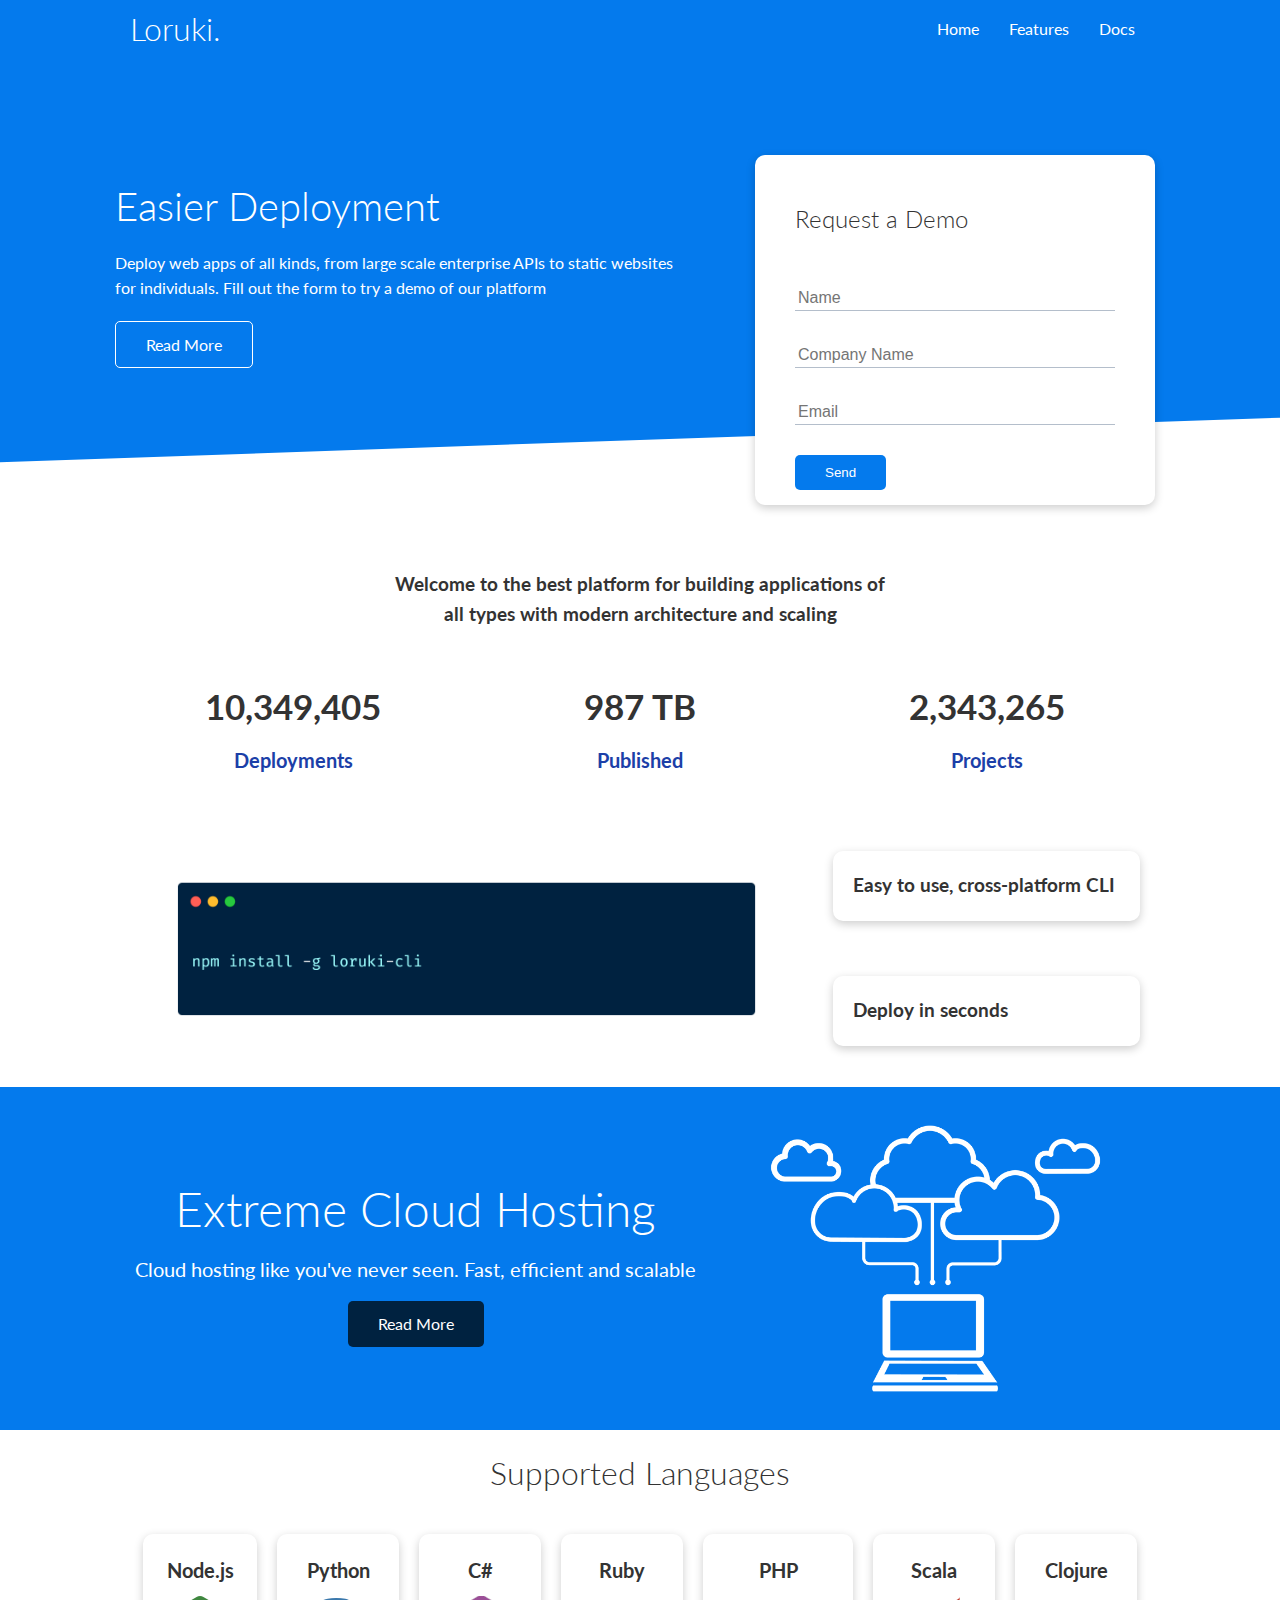
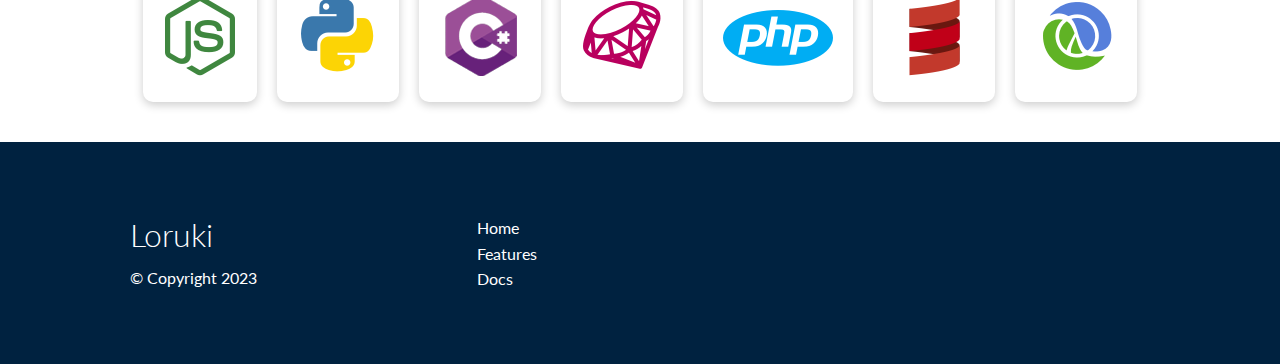
<file: index.html>
<!DOCTYPE html>
<html lang="en">
<head>
    <meta charset="UTF-8">
    <meta name="viewport" content="width=device-width, initial-scale=1.0">
    <link rel="stylesheet" href="https://cdnjs.cloudflare.com/ajax/libs/font-awesome/6.4.2/css/all.min.css" 
    integrity="sha512-z3gLpd7yknf1YoNbCzqRKc4qyor8gaKU1qmn+CShxbuBusANI9QpRohGBreCFkKxLhei6S9CQXFEbbKuqLg0DA==" crossorigin="anonymous" 
    referrerpolicy="no-referrer" />
    <link rel="stylesheet" href="css/utilities.css">
    <link rel="stylesheet" href="css/style.css">

    <title>Loruki | Cloud Hosting For Everyone</title>
</head>
<body>
    <!-- Navbar -->
    <div class="navbar">
        <div class="container flex">
            <h1 class="logo">Loruki.</h1>
            <nav>
                <ul>
                    <li><a href="index.html">Home</a></li>
                    <li><a href="features.html">Features</a></li>
                    <li><a href="docs.html">Docs</a></li>
                </ul>
            </nav>
        </div>
    </div>

    <!-- Showcase -->
    <section class="showcase">
        <div class="container grid">
            <!-- Text section -->
            <div class="showcase-text">
                <h1>Easier Deployment</h1>
                <p>Deploy web apps of all kinds, from large scale enterprise
                    APIs to static websites for individuals. Fill out the 
                    form to try a demo of our platform
                </p>
                <a href="features.html" class="btn btn-outline">Read More</a>
            </div>
            <!-- Form card section -->
            <div class="showcase-form card">
                <h2>Request a Demo</h2>
                <form name="contact" method="POST" netlify-honeypot="bot-field" data-netlify="true">
                    <input type="hidden" name="form-name" value="contact">
                    <p class="hidden">
                        <label>
                            Don't fill this out if you're human:
                            <input name="bot-field">
                        </label>
                    </p>
                    <div class="form-control">
                        <input type="text" name="name" placeholder="Name" required>
                    </div>
                    <div class="form-control">
                        <input type="text" name="company" placeholder="Company Name" required>
                    </div>
                    <div class="form-control">
                        <input type="email" name="email" placeholder="Email" required>
                    </div>
                    <input type="submit" value="Send" class="btn btn-primary">
                </form>
            </div>
        </div>
    </section>

    <!-- Stats -->
    <section class="stats">
        <div class="container">
            <h3 class="stats-heading text-center my-1">
                Welcome to the best platform for building applications of all 
                types with modern architecture and scaling
            </h3>

            <!-- stats grid  -->
            <div class="grid grid-3 text-center my-4">
                <div>
                    <i class="fas fa-server fa-3x"></i>
                    <h3>10,349,405</h3>
                    <p class="text-secondary">Deployments</p>
                </div>
                <div>
                    <i class="fas fa-upload fa-3x"></i>
                    <h3>987 TB</h3>
                    <p class="text-secondary">Published</p>
                </div>
                <div>
                    <i class="fas fa-project-diagram fa-3x"></i>
                    <h3>2,343,265</h3>
                    <p class="text-secondary">Projects</p>
                </div>
            </div>
        </div>
    </section>

    <!-- CLI -->
    <section class="cli">
        <div class="container grid">
            <img src="images/cli.png" alt="CLI image">
            <div class="card">
                <h3>Easy to use, cross-platform CLI</h3>
            </div>
            <div class="card">
                <h3>Deploy in seconds</h3>
            </div>
        </div>
    </section>

    <!-- Cloud -->
    <section class="cloud bg-primary my-2 py-2">
        <div class="container grid">
            <div class="text-center">
                <h2 class="lg">Extreme Cloud Hosting</h2>
                <p class="lead my-1">
                    Cloud hosting like you've never seen.
                    Fast, efficient and scalable
                </p>
                <a href="features.html" class="btn btn-dark">Read More</a>
            </div>

            <img src="images/cloud.png" alt="Cloud image">
        </div>
    </section>

    <!-- Languages -->
    <section class="languages">
        <h2 class="md text-center my-2">Supported Languages</h2>
        <div class="container flex">
            <div class="card">
                <h4>Node.js</h4>
                <img src="images/logos/node.png" alt="Node.js logo">
            </div>
            <div class="card">
                <h4>Python</h4>
                <img src="images/logos/python.png" alt="Python logo">
            </div>
            <div class="card">
                <h4>C#</h4>
                <img src="images/logos/csharp.png" alt="C# logo">
            </div>
            <div class="card">
                <h4>Ruby</h4>
                <img src="images/logos/ruby.png" alt="Ruby logo">
            </div>
            <div class="card">
                <h4>PHP</h4>
                <img src="images/logos/php.png" alt="PHP logo">
            </div>
            <div class="card">
                <h4>Scala</h4>
                <img src="images/logos/scala.png" alt="Scala logo">
            </div>
            <div class="card">
                <h4>Clojure</h4>
                <img src="images/logos/clojure.png" alt="Clojure logo">
            </div>
        </div>
    </section>

    <!-- Footer -->
    <footer class="footer bg-dark py-5">
        <div class="container grid grid-3">
            <div>
                <h1>Loruki</h1>
                <p>&copy; Copyright 2023</p>
            </div>
            <nav>
                <ul>
                    <li><a href="index.html">Home</a></li>
                    <li><a href="features.html">Features</a></li>
                    <li><a href="docs.html">Docs</a></li>
                </ul>
            </nav>
            <div class="social">
                <a href="#"><i class="fa-brands fa-github fa-2x"></i></a>
                <a href="#"><i class="fa-brands fa-square-facebook fa-2x"></i></a>
                <a href="#"><i class="fa-brands fa-instagram fa-2x"></i></a>
                <a href="#"><i class="fa-brands fa-x-twitter fa-2x"></i></a>
            </div>
        </div>
    </footer>
</body>
</html>
</file>
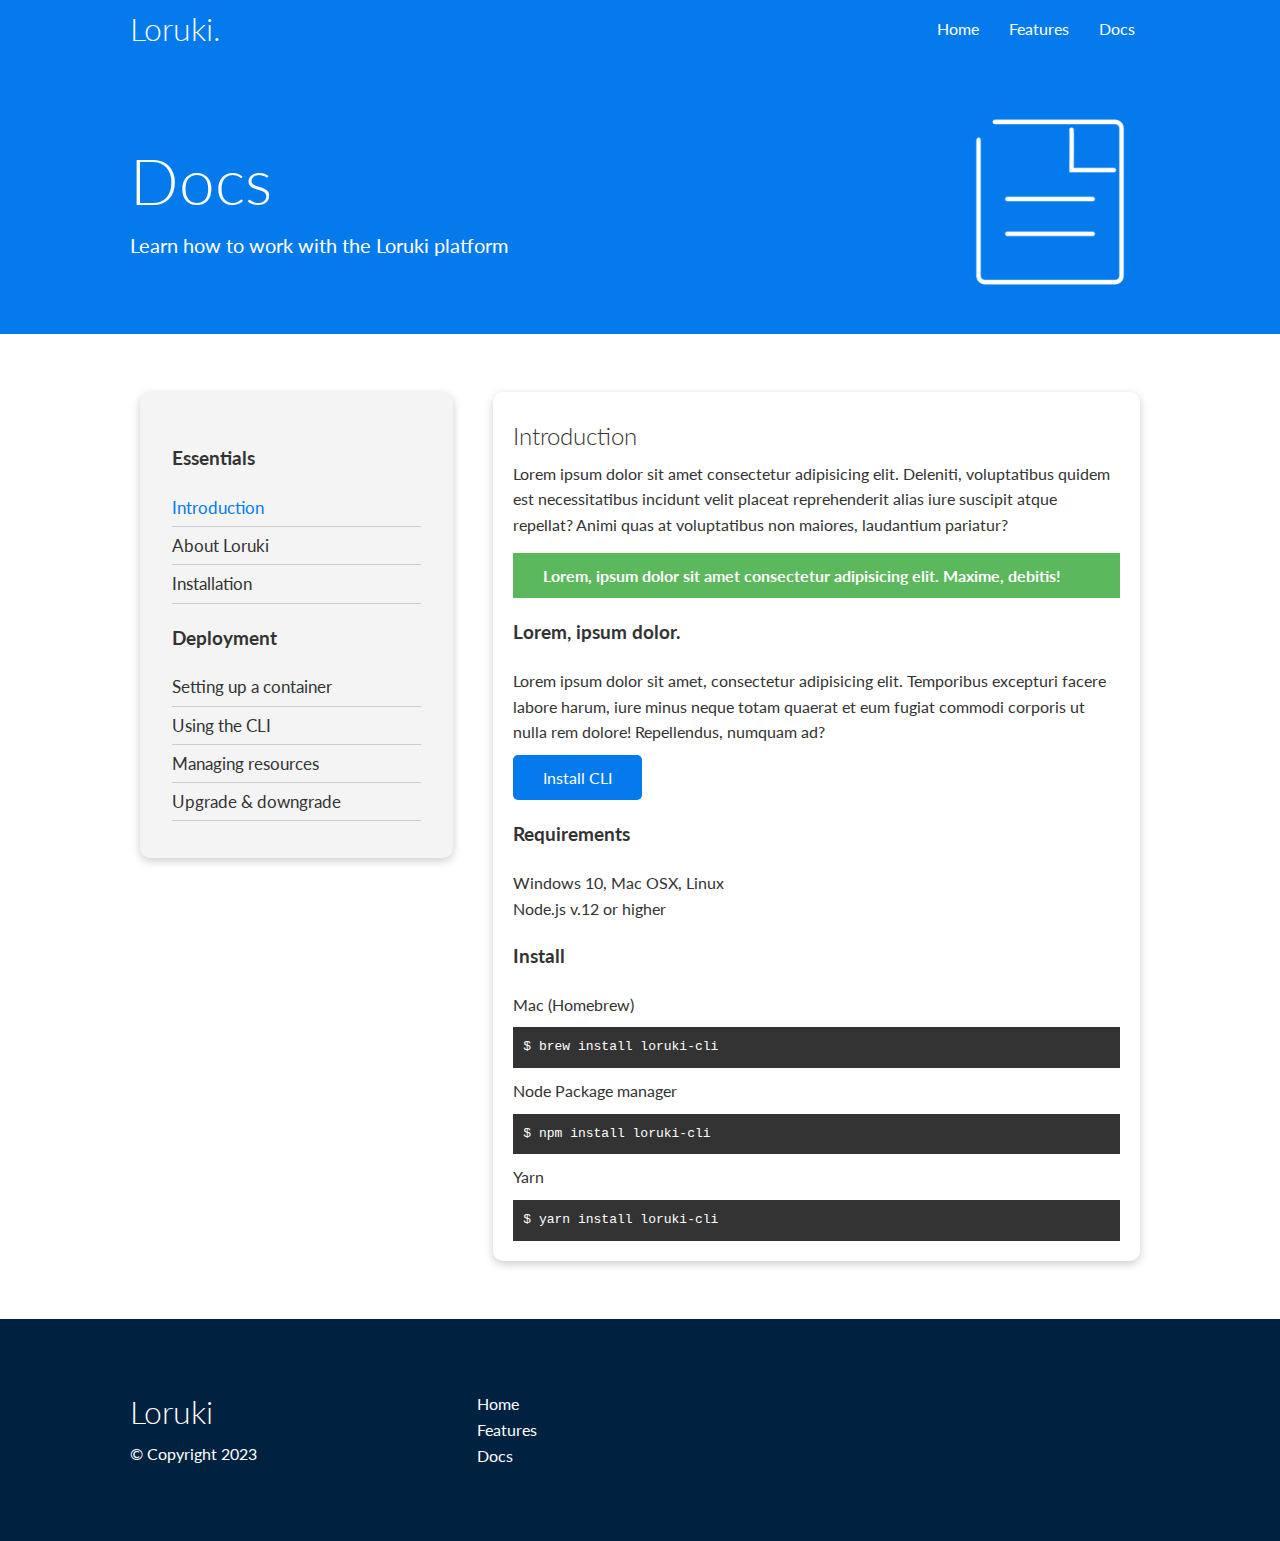
<file: docs.html>
<!DOCTYPE html>
<html lang="en">
<head>
    <meta charset="UTF-8">
    <meta name="viewport" content="width=device-width, initial-scale=1.0">
    <link rel="stylesheet" href="https://cdnjs.cloudflare.com/ajax/libs/font-awesome/6.4.2/css/all.min.css" 
    integrity="sha512-z3gLpd7yknf1YoNbCzqRKc4qyor8gaKU1qmn+CShxbuBusANI9QpRohGBreCFkKxLhei6S9CQXFEbbKuqLg0DA==" crossorigin="anonymous" 
    referrerpolicy="no-referrer" />
    <link rel="stylesheet" href="css/utilities.css">
    <link rel="stylesheet" href="css/style.css">

    <title>Loruki | Cloud Hosting For Everyone</title>
</head>
<body>
    <!-- Navbar -->
    <div class="navbar">
        <div class="container flex">
            <h1 class="logo">Loruki.</h1>
            <nav>
                <ul>
                    <li><a href="index.html">Home</a></li>
                    <li><a href="features.html">Features</a></li>
                    <li><a href="docs.html">Docs</a></li>
                </ul>
            </nav>
        </div>
    </div>

    <!-- Head -->
    <section class="docs-head bg-primary py-3">
        <div class="container grid">
            <div>
                <h1 class="xl">Docs</h1>
                <p class="lead">
                    Learn how to work with the Loruki platform
                </p>
            </div>
            <img src="images/docs.png" alt="Server image">
        </div>
    </section>

    <!-- Docs main -->
    <section class="docs-main my-4">
        <div class="container grid">
            <div class="card bg-light p-3">
                <h3 class="my-2">Essentials</h3>
                <nav>
                    <ul>
                        <li><a class="text-primary" href="#">Introduction</a></li>
                        <li><a href="#">About Loruki</a></li>
                        <li><a href="#">Installation</a></li>
                    </ul>
                </nav>

                <h3 class="my-2">Deployment</h3>
                <nav>
                    <ul>
                        <li><a href="#">Setting up a container</a></li>
                        <li><a href="#">Using the CLI</a></li>
                        <li><a href="#">Managing resources</a></li>
                        <li><a href="#">Upgrade & downgrade</a></li>
                    </ul>
                </nav>
            </div>

            <div class="card">
                <h2>Introduction</h2>
                <p>Lorem ipsum dolor sit amet consectetur adipisicing elit. Deleniti, voluptatibus quidem est necessitatibus incidunt velit placeat reprehenderit alias iure suscipit atque repellat? Animi quas at voluptatibus non maiores, laudantium pariatur?</p>
                
                <div class="alert alert-success">
                    <i class="fas fa-info"></i>
                    <span>Lorem, ipsum dolor sit amet consectetur adipisicing elit. Maxime, debitis!</span>
                </div>

                <h3>Lorem, ipsum dolor.</h3>
                <p>Lorem ipsum dolor sit amet, consectetur adipisicing elit. Temporibus excepturi facere labore harum, iure minus neque totam quaerat et eum fugiat commodi corporis ut nulla rem dolore! Repellendus, numquam ad?</p>
                <a href="#" class="btn btn-primary">Install CLI</a>

                <h3>Requirements</h3>
                <ul>
                    <li>Windows 10, Mac OSX, Linux</li>
                    <li>Node.js v.12 or higher</li>
                </ul>

                <h3>Install</h3>
                <p>Mac (Homebrew)</p>
                <span>
                    <code>
                        $ brew install loruki-cli
                    </code>
                </span>
                <p>Node Package manager</p>
                <span>
                    <code>
                        $ npm install loruki-cli
                    </code>
                </span>
                <p>Yarn</p>
                <span>
                    <code>
                        $ yarn install loruki-cli
                    </code>
                </span>
            </div>
        </div>
    </section>

    <!-- Footer -->
    <footer class="footer bg-dark py-5">
        <div class="container grid grid-3">
            <div>
                <h1>Loruki</h1>
                <p>&copy; Copyright 2023</p>
            </div>
            <nav>
                <ul>
                    <li><a href="index.html">Home</a></li>
                    <li><a href="features.html">Features</a></li>
                    <li><a href="docs.html">Docs</a></li>
                </ul>
            </nav>
            <div class="social">
                <a href="#"><i class="fa-brands fa-github fa-2x"></i></a>
                <a href="#"><i class="fa-brands fa-square-facebook fa-2x"></i></a>
                <a href="#"><i class="fa-brands fa-instagram fa-2x"></i></a>
                <a href="#"><i class="fa-brands fa-x-twitter fa-2x"></i></a>
            </div>
        </div>
    </footer>
</body>
</html>
</file>
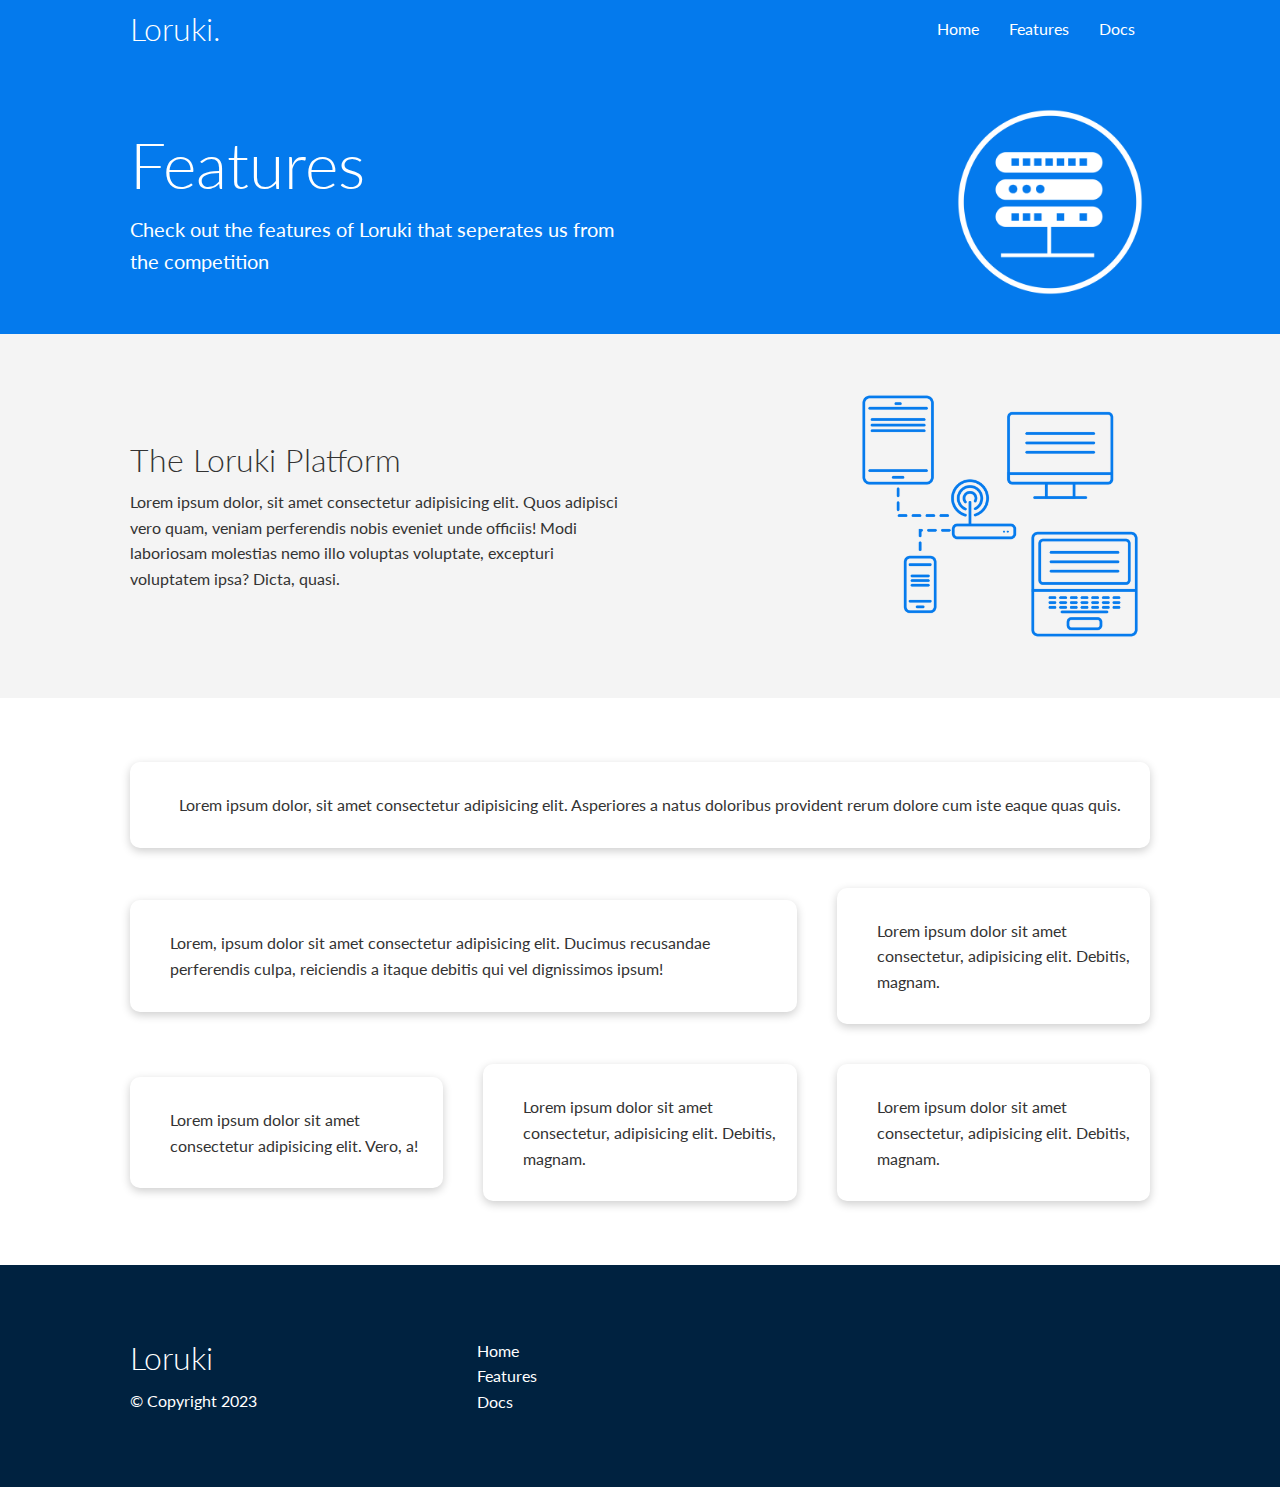
<file: features.html>
<!DOCTYPE html>
<html lang="en">
<head>
    <meta charset="UTF-8">
    <meta name="viewport" content="width=device-width, initial-scale=1.0">
    <link rel="stylesheet" href="https://cdnjs.cloudflare.com/ajax/libs/font-awesome/6.4.2/css/all.min.css" 
    integrity="sha512-z3gLpd7yknf1YoNbCzqRKc4qyor8gaKU1qmn+CShxbuBusANI9QpRohGBreCFkKxLhei6S9CQXFEbbKuqLg0DA==" crossorigin="anonymous" 
    referrerpolicy="no-referrer" />
    <link rel="stylesheet" href="css/utilities.css">
    <link rel="stylesheet" href="css/style.css">

    <title>Loruki | Cloud Hosting For Everyone</title>
</head>
<body>
    <!-- Navbar -->
    <div class="navbar">
        <div class="container flex">
            <h1 class="logo">Loruki.</h1>
            <nav>
                <ul>
                    <li><a href="index.html">Home</a></li>
                    <li><a href="features.html">Features</a></li>
                    <li><a href="docs.html">Docs</a></li>
                </ul>
            </nav>
        </div>
    </div>

    <!-- Head -->
    <section class="features-head bg-primary py-3">
        <div class="container grid">
            <div>
                <h1 class="xl">Features</h1>
                <p class="lead">
                    Check out the features of Loruki that seperates
                    us from the competition
                </p>
            </div>
            <img src="images/server.png" alt="Server image">
        </div>
    </section>

    <!-- Sub head -->
    <section class="features-sub-head bg-light py-3">
        <div class="container grid">
            <div>
                <h1 class="md">The Loruki Platform</h1>
                <p>
                    Lorem ipsum dolor, sit amet consectetur adipisicing elit. 
                    Quos adipisci vero quam, veniam perferendis nobis eveniet 
                    unde officiis! Modi laboriosam molestias nemo illo voluptas 
                    voluptate, excepturi voluptatem ipsa? Dicta, quasi.
                </p>
            </div>
            <img src="images/server2.png" alt="Server2 image">
        </div>
    </section>

    <!-- Features-main -->
    <section class="features-main my-2">
        <div class="container grid grid-3">
            <div class="card flex">
                <i class="fas fa-server fa-3x"></i>
                <p>
                    Lorem ipsum dolor, sit amet consectetur adipisicing elit. Asperiores a 
                    natus doloribus provident rerum dolore cum iste eaque quas quis.
                </p>
            </div>
            <div class="card flex">
                <i class="fas fa-network-wired fa-3x"></i>
                <p>
                    Lorem, ipsum dolor sit amet consectetur adipisicing elit. Ducimus
                    recusandae perferendis culpa, reiciendis a itaque debitis qui vel
                    dignissimos ipsum!
                </p>
            </div>
            <div class="card flex">
                <i class="fas fa-laptop-code fa-3x"></i>
                <p>
                    Lorem ipsum dolor sit amet consectetur, adipisicing elit. Debitis,
                    magnam.
                </p>
            </div>
            <div class="card flex">
                <i class="fas fa-database fa-3x"></i>
                <p>
                    Lorem ipsum dolor sit amet consectetur adipisicing elit. Vero, a!
                </p>
            </div>
            <div class="card flex">
                <i class="fas fa-power-off fa-3x"></i>
                <p>
                    Lorem ipsum dolor sit amet consectetur, adipisicing elit. Debitis,
                    magnam.
                </p>
            </div>
            <div class="card flex">
                <i class="fas fa-upload fa-3x"></i>
                <p>
                    Lorem ipsum dolor sit amet consectetur, adipisicing elit. Debitis,
                    magnam.
                </p>
            </div>
        </div>
    </section>

    <!-- Footer -->
    <footer class="footer bg-dark py-5">
        <div class="container grid grid-3">
            <div>
                <h1>Loruki</h1>
                <p>&copy; Copyright 2023</p>
            </div>
            <nav>
                <ul>
                    <li><a href="index.html">Home</a></li>
                    <li><a href="features.html">Features</a></li>
                    <li><a href="docs.html">Docs</a></li>
                </ul>
            </nav>
            <div class="social">
                <a href="#"><i class="fa-brands fa-github fa-2x"></i></a>
                <a href="#"><i class="fa-brands fa-square-facebook fa-2x"></i></a>
                <a href="#"><i class="fa-brands fa-instagram fa-2x"></i></a>
                <a href="#"><i class="fa-brands fa-x-twitter fa-2x"></i></a>
            </div>
        </div>
    </footer>
</body>
</html>
</file>
<file: css/utilities.css>
.card {
    background-color: #FFF;
    color: #333;
    border-radius: 10px;
    box-shadow: 0 3px 10px rgba(0, 0, 0, 0.2);
    padding: 20px;
    margin: 10px;
}


/* Buttons */
.btn {
    display: inline-block;
    padding: 10px 30px;
    cursor: pointer;
    background-color: var(--primary-color);
    color: #FFF;
    border: none;
    border-radius: 5px;
}

.btn-outline {
    background-color: transparent;
    border: 1px solid #FFF;
}

.btn:hover {
    transform: scale(0.97);
}


/* Backgrounds and button colours */
.bg-primary,
.btn-primary {
    background-color: var(--primary-color);
    color: #FFF;
}

.bg-secondary,
.btn-secondary {
    background-color: var(--secondary-color);
    color: #FFF;
}

.bg-dark,
.btn-dark {
    background-color: var(--dark-color);
    color: #FFF;
}

.bg-light,
.btn-light {
    background-color: var(--light-color);
    color: #333;
}


/* Text colours */
.text-primary {
    color: var(--primary-color);
}

.text-secondary {
    color: var(--secondary-color);
}

.text-dark {
    color: var(--dark-color);
}

.text-light {
    color: var(--light-color);
}


/* Typography */
.lead {
    font-size: 20px;
}

.sm {
    font-size: 1rem;
}

.md {
    font-size: 2rem;
}

.lg {
    font-size: 3rem;
}

.xl {
    font-size: 4rem;
}


/* Alerts */
.alert {
    background-color: var(--light-color);
    padding: 10px 20px;
    font-weight: bold;
    margin: 15px 0;
}

.alert i {
    margin-right: 10px;
}

.alert-success {
    background-color: var(--success-color);
    color: #FFF;
}

.alert-error {
    background-color: var(--error-color);
    color: #FFF;
}

/* Layouts */
.text-center {
    text-align: center;
}

.container {
    max-width: 1100px;
    margin: 0 auto;
    overflow: auto;
    padding: 0 40px;
}

.flex {
    display: flex;
    justify-content: center;
    align-items: center;
}

.grid {
    display: grid;
    grid-template-columns: repeat(2, 1fr);
    gap: 20px;
    justify-content: center;
    align-items: center;
    height: 100%;
}

.grid-3 {
    grid-template-columns: repeat(3, 1fr);
}


/* Margins */
.my-1 {
    margin: 1rem 0;
}

.my-2 {
    margin: 1.5rem 0;
}

.my-3 {
    margin: 2rem 0;
}

.my-4 {
    margin: 3rem 0;
}

.my-5 {
    margin: 4rem;
}

.m-1 {
    margin: 1rem;
}

.m-2 {
    margin: 1.5rem;
}

.m-3 {
    margin: 2rem;
}

.m-4 {
    margin: 3rem;
}

.m-5 {
    margin: 4rem;
}


/* Padding */
.py-1 {
    padding: 1rem 0;
}

.py-2 {
    padding: 1.5rem 0;
}

.py-3 {
    padding: 2rem 0;
}

.py-4 {
    padding: 3rem 0;
}

.py-5 {
    padding: 4rem;
}

.p-1 {
    padding: 1rem;
}

.p-2 {
    padding: 1.5rem;
}

.p-3 {
    padding: 2rem;
}

.p-4 {
    padding: 3rem;
}

.p-5 {
    padding: 4rem;
}
</file>
<file: css/style.css>
@import url('https://fonts.googleapis.com/css2?family=Lato:wght@300&display=swap');

/* custom properties */
:root {
    --primary-color: #047AED;
    --secondary-color: #1C3FA8;
    --dark-color: #002240;
    --light-color: #F4F4F4;
    --success-color: #5CB85C;
    --error-color: #D9534F;
}

/* Basic styling */
* {
    box-sizing: border-box;
    padding: 0;
    margin: 0;
}

body {
    font-family: 'Lato', sans-serif;
    color: #333;
    line-height: 1.6;
}

ul {
    list-style-type: none;
}

a {
    text-decoration: none;
    color: #333;
}

h1,
h2 {
    font-weight: 300;
    line-height: 1.2;
    margin: 10px 0;
}

p {
    margin: 10px 0;
}

img {
    width: 100%;
}

span code {
    display: block;
    background-color: #333;
    color: #FFF;
    padding: 10px;
}

.hidden {
    visibility: hidden;
    height: 0;
}


/* Styling the Navbar */
.navbar {
    background-color: var(--primary-color);
    color: #FFF;
    height: 70px;
}

.navbar ul {
    display: flex;
}

.navbar li a {
    color: #FFF;
    padding: 10px;
    margin: 0 5px;
}

.navbar li a:hover {
    border-bottom: 2px solid #FFF;
}

.navbar .flex {
    justify-content: space-between;
}


/* Styling the Showcase */
.showcase {
    height: 400px;
    background-color: var(--primary-color);
    color: #FFF;
    position: relative;
}

.showcase h1 {
    font-size: 40px;
}

.showcase p {
    margin: 20px 0;
}

.showcase .grid {
    grid-template-columns: 55% 45%;
    gap: 30px;
    overflow: visible;
}

.showcase-text {
    animation: slideInFromLeft 1s ease-in;
}

.showcase-form {
    position: relative;
    top: 60px;
    height: 350px;
    width: 400px;
    padding: 40px;
    z-index: 100;
    justify-self: flex-end;
    animation: slideInFromRight 1s ease-in;
}

.showcase-form .form-control {
    margin: 30px 0;
}

.showcase-form input[type='text'],
.showcase-form input[type='email'] {
    border: 0;
    border-bottom: 1px solid #B4BECB; 
    width: 100%;
    padding: 3px;
    font-size: 16px;
}

.showcase-form input {
    outline: none;
}

.showcase-form input[type='text']:hover,
.showcase-form input[type='email']:hover {
    border-bottom: 1px solid var(--dark-color);
}

/* .showcase::before, */
.showcase::after {
    content: '';
    position: absolute;
    height: 100px;
    bottom: -70px;
    right: 0;
    left: 0;
    background-color: #FFF;
    transform: skewY(-2deg);
    -moz-transform: skewY(-2deg);
    -webkit-transform: skewY(-2deg);
}


/* Styling the Stats */
.stats {
    padding-top: 100px;
}

.stats-heading {
    max-width: 500px;
    margin: 0 auto;
}

.stats .grid h3 {
    font-size: 35px;
}

.stats .grid p {
    font-size: 20px;
    font-weight: bold;
}


/* Styling CLI */
.cli .grid {
    grid-template-columns: repeat(3, 1fr);
    grid-template-rows: repeat(2, 1fr);
}

.cli .grid > *:first-child {
    grid-column: 1 / span 2;
    grid-row: 1 / span 2;
}

/* Cloud */
.cloud .grid {
    grid-template-columns: 4fr 3fr;
}


/* Languages */
.languages .flex {
    flex-wrap: wrap;
}

.languages .card {
    text-align: center;
    margin: 18px 10px 40px;
    transition: transform 0.2s ease-in;
}

.languages .card:hover {
    transform: translateY(-15px);
}

.languages .card h4 {
    font-size: 20px;
    margin-bottom: 10px;
}


/* Features */
.features-head img {
    width: 200px;
    justify-self: flex-end;
}

.features-sub-head img {
    width: 300px;
    justify-self: flex-end;
}

.features-main .card > i {
    margin-right: 20px;
}

.features-main .grid {
    padding: 30px;
}

.features-main .grid > *:first-child {
    grid-column: 1 / span 3;
}

.features-main .grid > *:nth-child(2) {
    grid-column: 1 / span 2;
}


/* Docs */
.docs-head img {
    width: 200px;
    justify-self: flex-end;
}

.docs-main h3 {
    margin: 20px 0;
}

.docs-main .grid {
    grid-template-columns: 1fr 2fr;
    align-items: flex-start;
}

.docs-main nav li {
    font-size: 17px;
    padding-bottom: 5px;
    margin-bottom: 5px;
    border-bottom: 1px solid #CCC;
}

.docs-main a:hover  {
    font-weight: bold;
}

/* Footer */
.footer ul li a{
    color: #FFF;
}

.footer .social a {
    margin: 0 10px;
    color: #FFF;
}


/* Animations */
@keyframes slideInFromLeft {
    0% {
        transform: translateX(-100%);
    }
    100% {
        transform: translateX(0);
    }
}

@keyframes slideInFromRight {
    0% {
        transform: translateX(100%);
    }
    100% {
        transform: translateX(0);
    }
}

@keyframes slideInFromBottom {
    0% {
        transform: translateY(100%);
    }
    100% {
        transform: translateX(0);
    }
}


/* Media queries */

/* Tablets and under */
@media screen and (max-width: 768px){
    .grid,
    .showcase .grid,
    .stats .grid,
    .cli .grid,
    .cloud .grid,
    .features-main .grid,
    .docs-main .grid {
        grid-template-columns: 1fr;
        grid-template-rows: 1fr;
    }

    .showcase {
        height: auto;
    }

    .showcase-text {
        text-align: center;
        margin-top: 40px;
        animation: slideInFromBottom 1s ease-in;
    }

    .showcase-form {
        justify-self: center;
        margin: auto;
        animation: slideInFromBottom 2s ease-in;
    }

    .cli .grid > *:first-child {
        grid-column: 1;
        grid-row: 1;
    }

    .features-head,
    .features-sub-head,
    .docs-head {
        text-align: center;
    }

    .features-head img,
    .features-sub-head img,
    .docs-head img{
        justify-self: center;
    }

    .features-main .grid > *:first-child,
    .features-main .grid > *:nth-child(2) {
        grid-column: 1;
    }

}


/* Mobile */
@media screen and (max-width: 500px){
    .navbar {
        height: 110px;
    }

    .navbar .flex {
        flex-direction: column;
    }

    .navbar ul {
        padding: 10px;
        background-color: rgba(0, 0, 0, 0.1);
    }
}
</file>
